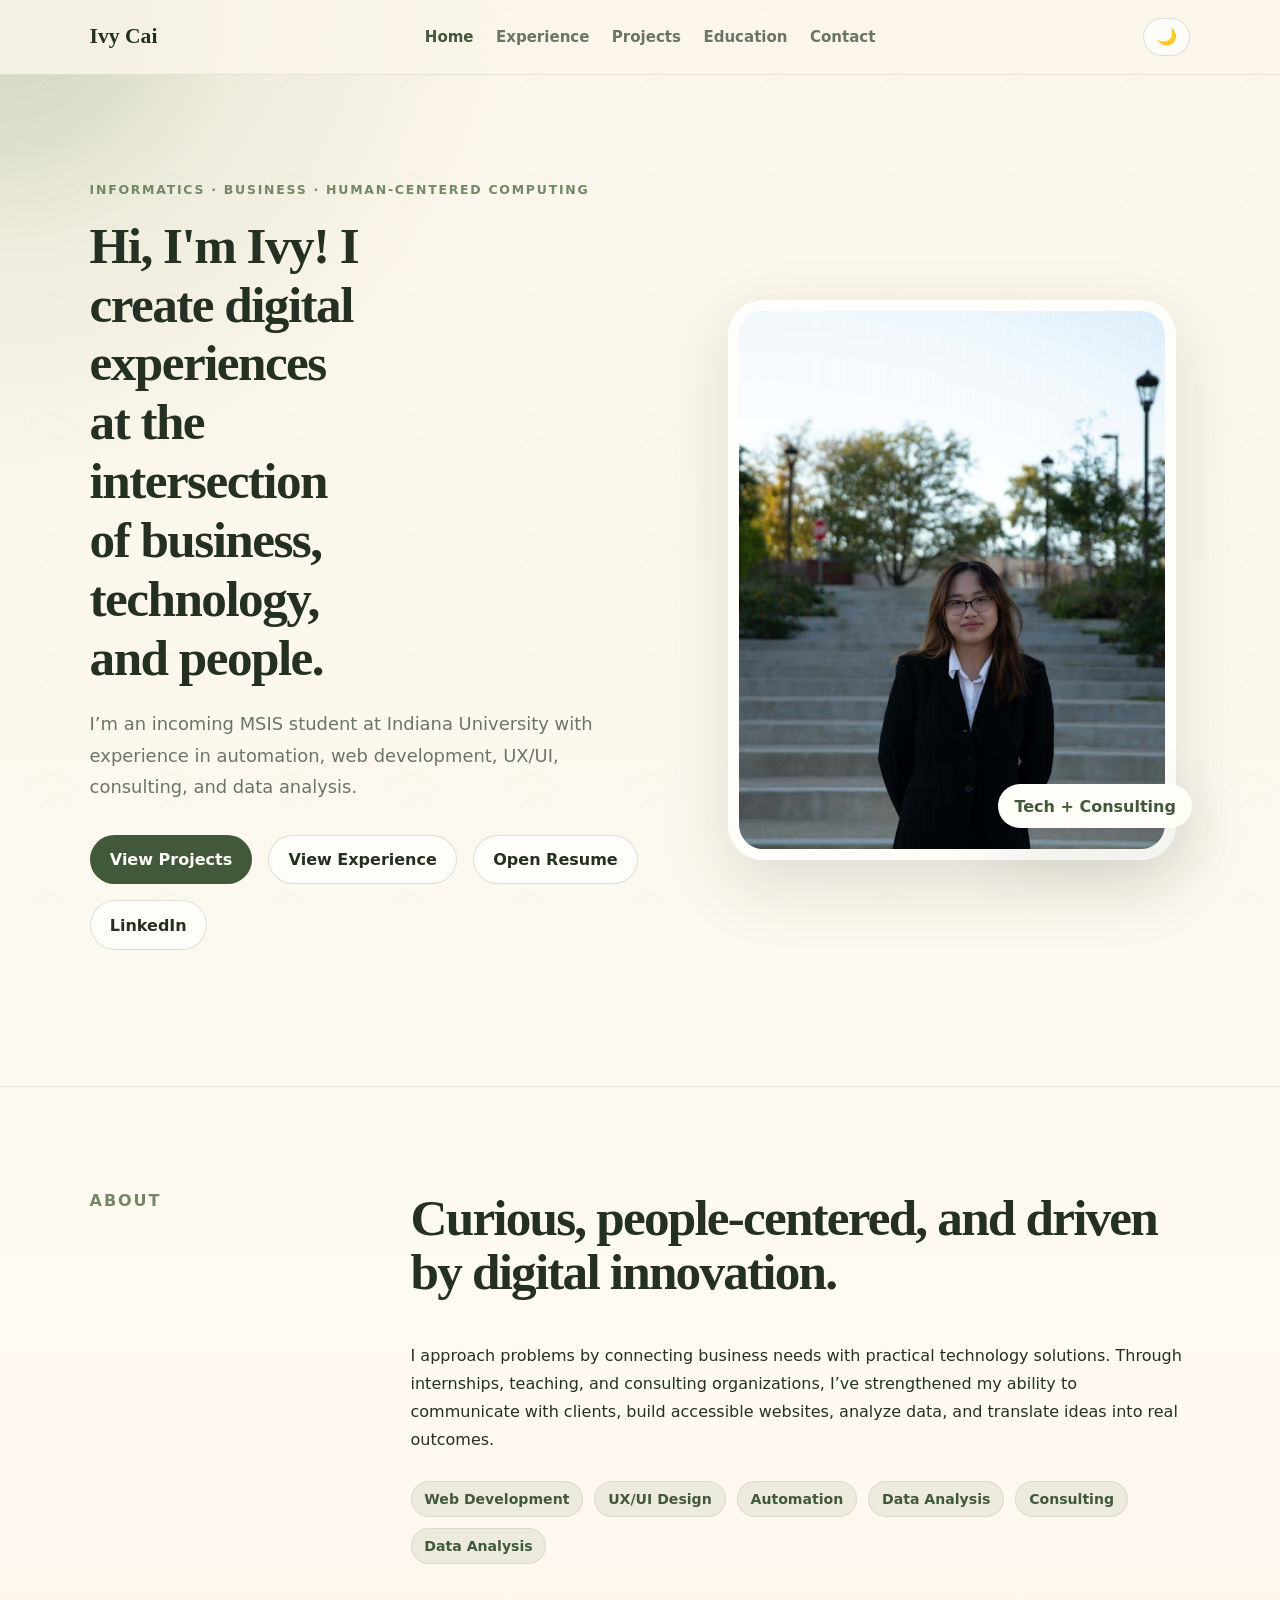
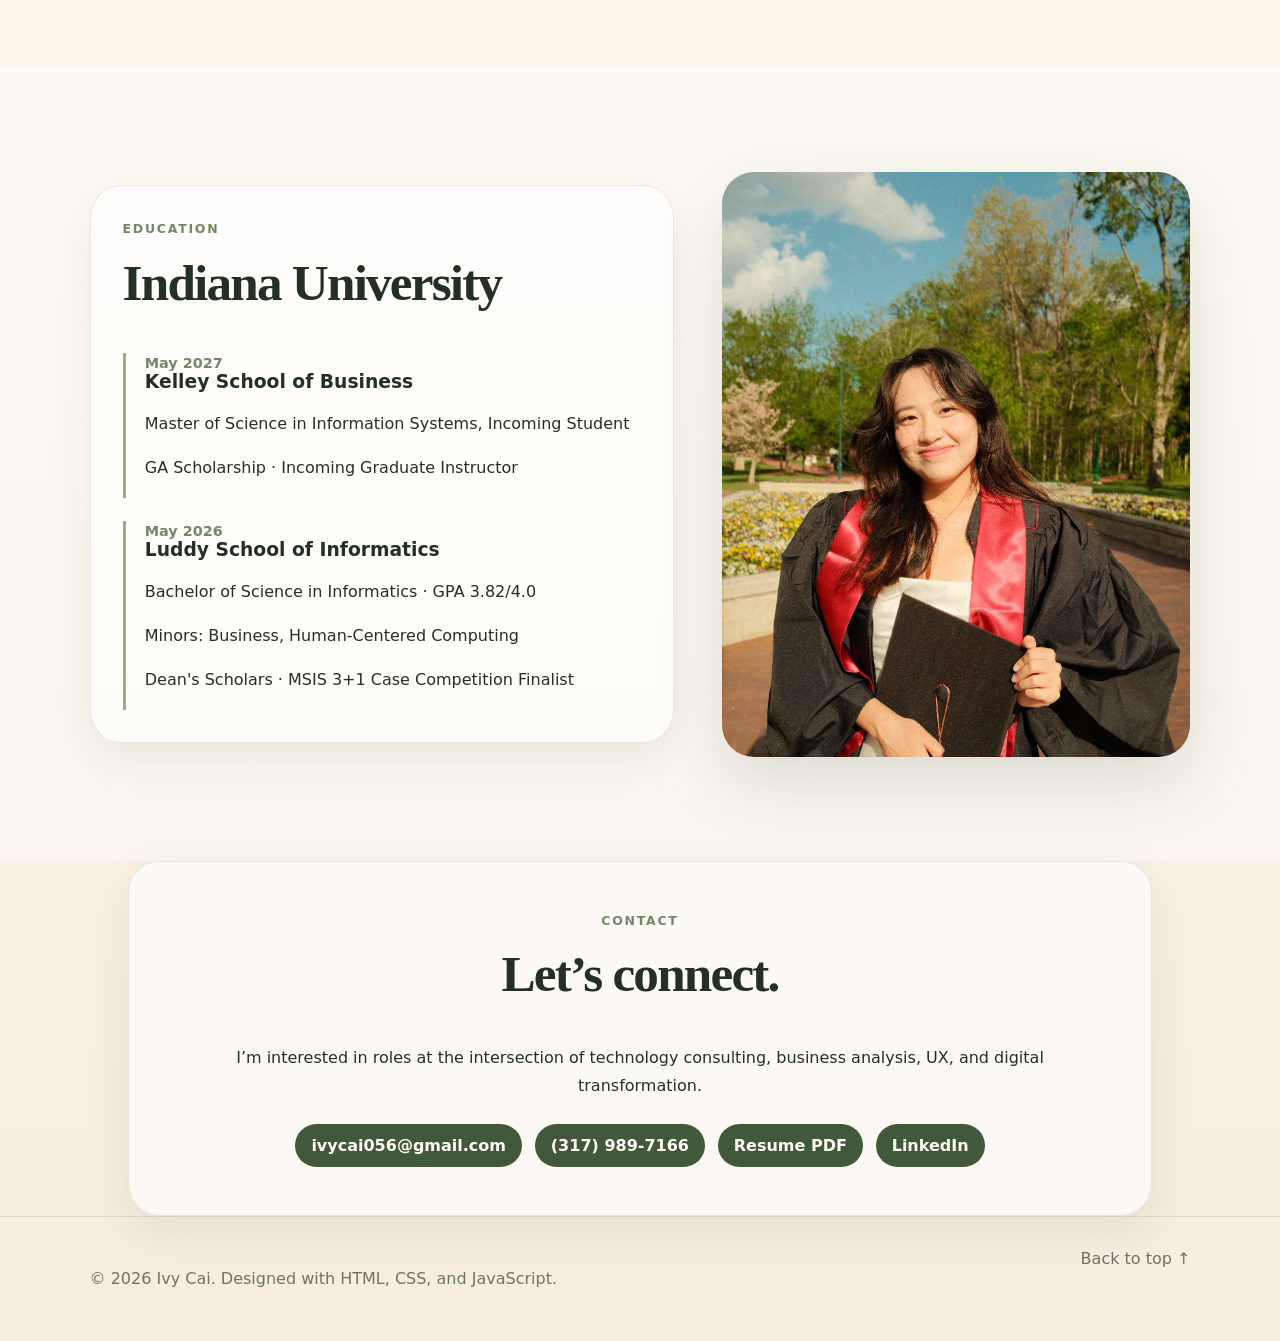
<file: index.html>
<!DOCTYPE html>
<html lang="en">

<head>
    <meta charset="UTF-8" />
    <meta name="viewport" content="width=device-width, initial-scale=1.0" />
    <title>Ivy Cai | Portfolio</title>
    <link rel="stylesheet" href="style.css" />
</head>

<body>
    <div class="cursor-glow"></div>
    <header class="site-header"><a class="logo" href="index.html">Ivy Cai</a><button class="nav-toggle"
            aria-label="Toggle navigation">☰</button>
        <nav class="nav-links"><a class="active" href="index.html">Home</a><a class=""
                href="experience.html">Experience</a><a class="" href="projects.html">Projects</a><a
                href="index.html#education">Education</a><a href="index.html#contact">Contact</a>
        </nav>
        <button class="theme-toggle" id="themeToggle" aria-label="Toggle dark mode">
            🌙
        </button>
    </header>
    <main id="top">
        <section class="hero section-padding">
            <div class="hero-copy reveal">
                <p class="eyebrow">Informatics · Business · Human-Centered Computing</p>
                <h1 class="hero-title">
                    Hi, I'm Ivy! I create digital experiences at the intersection of business, technology, and people.
                </h1>
                <p class="hero-text">I’m an incoming MSIS student at Indiana University with experience in automation,
                    web development, UX/UI, consulting, and data analysis.</p>
                <div class="hero-actions"><a class="btn primary" href="projects.html">View Projects</a><a
                        class="btn secondary" href="experience.html">View Experience</a><a class="btn secondary"
                        href="assets/Ivy_Cai_Resume.pdf" target="_blank" rel="noopener">Open Resume</a>
                    <a class="btn secondary" href="https://www.linkedin.com/in/ivycai/" target="_blank" rel="noopener">
                        LinkedIn
                    </a>
                </div>
            </div>
            </div>
            </div>
            <div class="hero-photo-wrap reveal"><img src="assets/ivy-headshot.jpg"
                    alt="Professional headshot of Ivy Cai" class="hero-photo" />
                <div class="photo-badge">Tech + Consulting</div>
            </div>
        </section>
        <section id="about" class="section-padding two-column">
            <div class="section-label reveal">About</div>
            <div class="section-content reveal">
                <h2>Curious, people-centered, and driven by digital innovation.</h2>
                <p>I approach problems by connecting business needs with practical technology solutions. Through
                    internships, teaching, and consulting organizations, I’ve strengthened my ability to communicate
                    with clients, build accessible websites, analyze data, and translate ideas into real outcomes.</p>
                <div class="tag-grid"><span>Web Development</span><span>UX/UI
                        Design</span><span>Automation</span><span>Data
                        Analysis</span><span>Consulting</span><span>Data Analysis</span></div>
            </div>
        </section>
        <section id="education" class="section-padding education-section">
            <div class="education-card reveal">
                <p class="eyebrow">Education</p>
                <h2>Indiana University</h2>
                <div class="timeline">
                    <article><span class="date">May 2027</span>
                        <h3>Kelley School of Business</h3>
                        <p>Master of Science in Information Systems, Incoming Student</p>
                        <p>GA Scholarship · Incoming Graduate Instructor</p>
                    </article>
                    <article><span class="date">May 2026</span>
                        <h3>Luddy School of Informatics</h3>
                        <p>Bachelor of Science in Informatics · GPA 3.82/4.0</p>
                        <p>Minors: Business, Human-Centered Computing</p>
                        <p>Dean's Scholars · MSIS 3+1 Case Competition Finalist</p>
                    </article>
                </div>
            </div>
            <div class="education-image reveal"><img src="assets/ivy-graduation.jpg"
                    alt="Ivy Cai in graduation attire holding a cap" /></div>

        </section>
        <section id="contact" class="section-padding contact-section reveal">
            <p class="eyebrow">Contact</p>
            <h2>Let’s connect.</h2>
            <p>I’m interested in roles at the intersection of technology consulting, business analysis, UX, and digital
                transformation.</p>
            <div class="contact-links">
                <a href="https://mail.google.com/mail/?view=cm&fs=1&to=ivycai056@gmail.com" target="_blank"
                    rel="noopener">
                    ivycai056@gmail.com
                </a><a href="tel:+13179897166">(317)
                    989-7166</a><a href="assets/Ivy_Cai_Resume.pdf" target="_blank" rel="noopener">Resume PDF</a>
                <a href="https://www.linkedin.com/in/ivycai/" target="_blank" rel="noopener">LinkedIn</a>
            </div>
            </div>
        </section>
    </main>
    <footer>
        <p>© <span id="year"></span> Ivy Cai. Designed with HTML, CSS, and JavaScript.</p><a href="#top">Back to top
            ↑</a>
    </footer>
    <script src="script.js"></script>
</body>

</html>
</file>
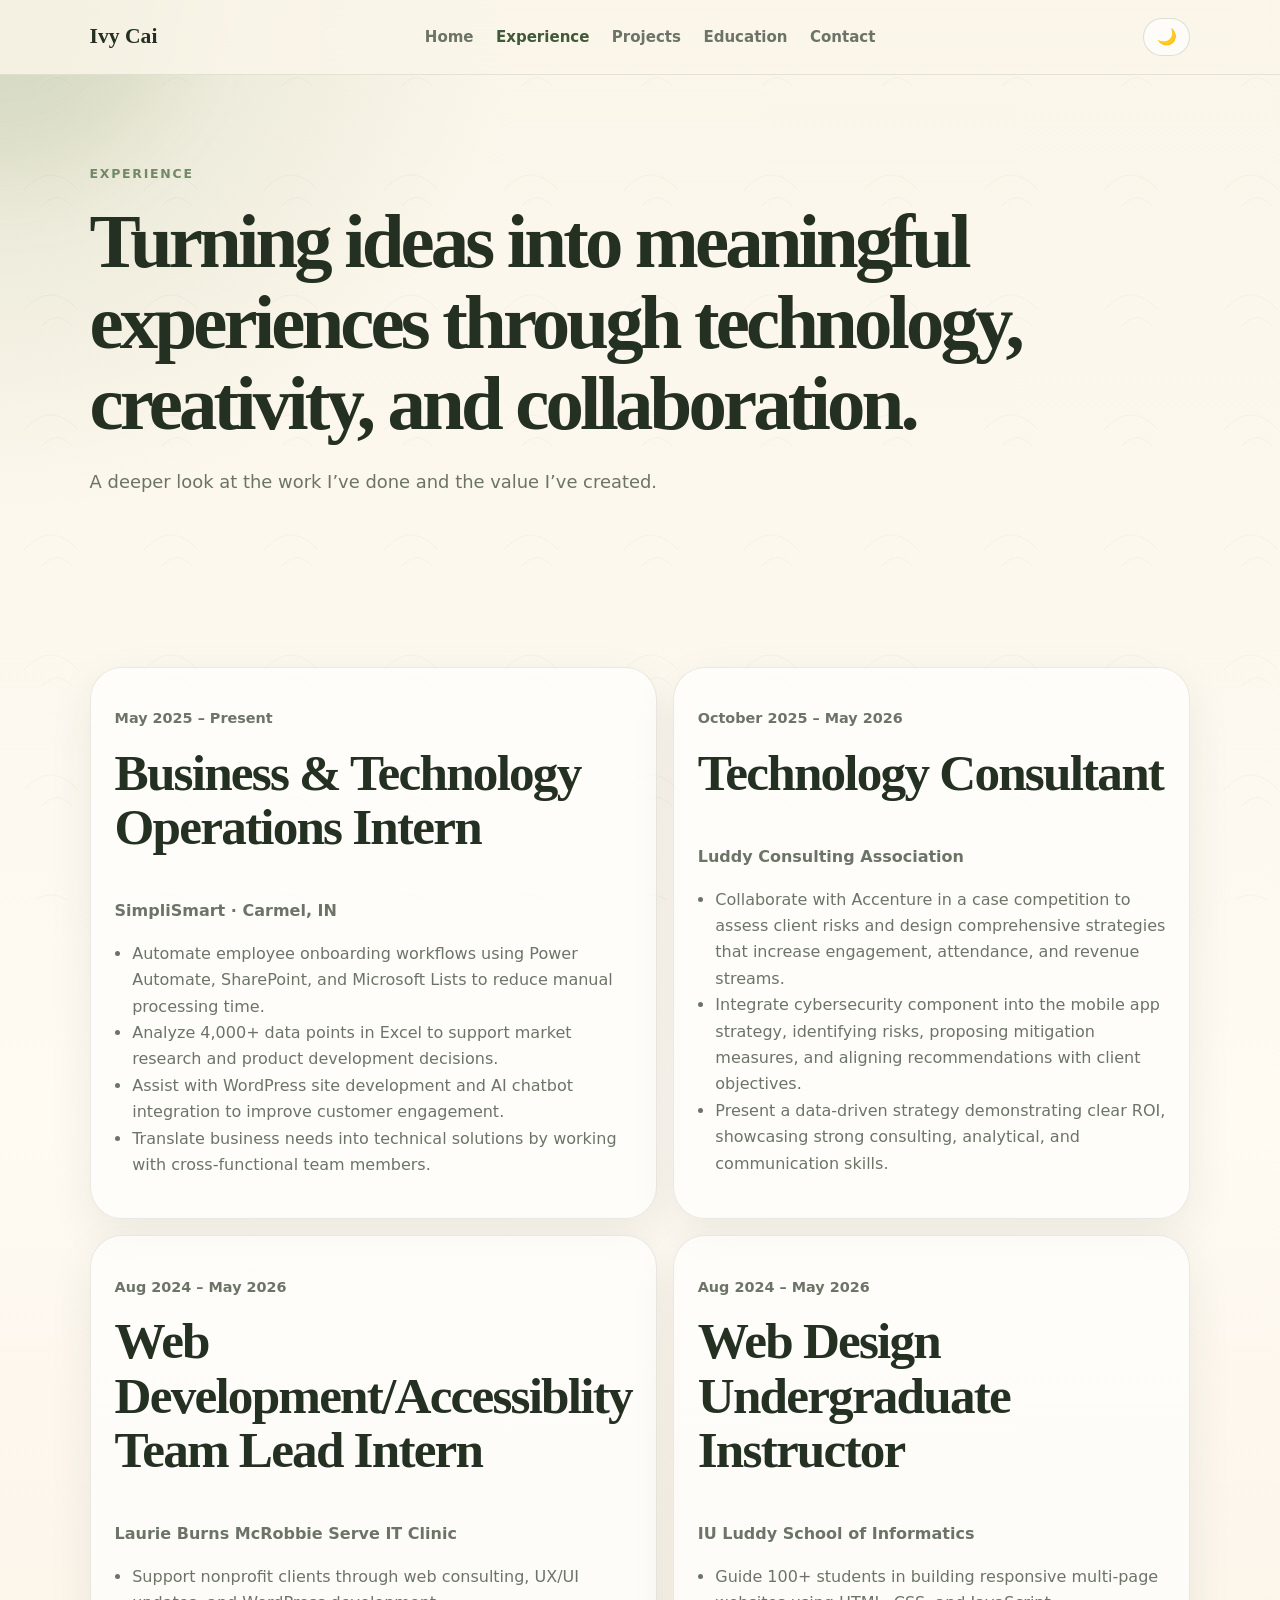
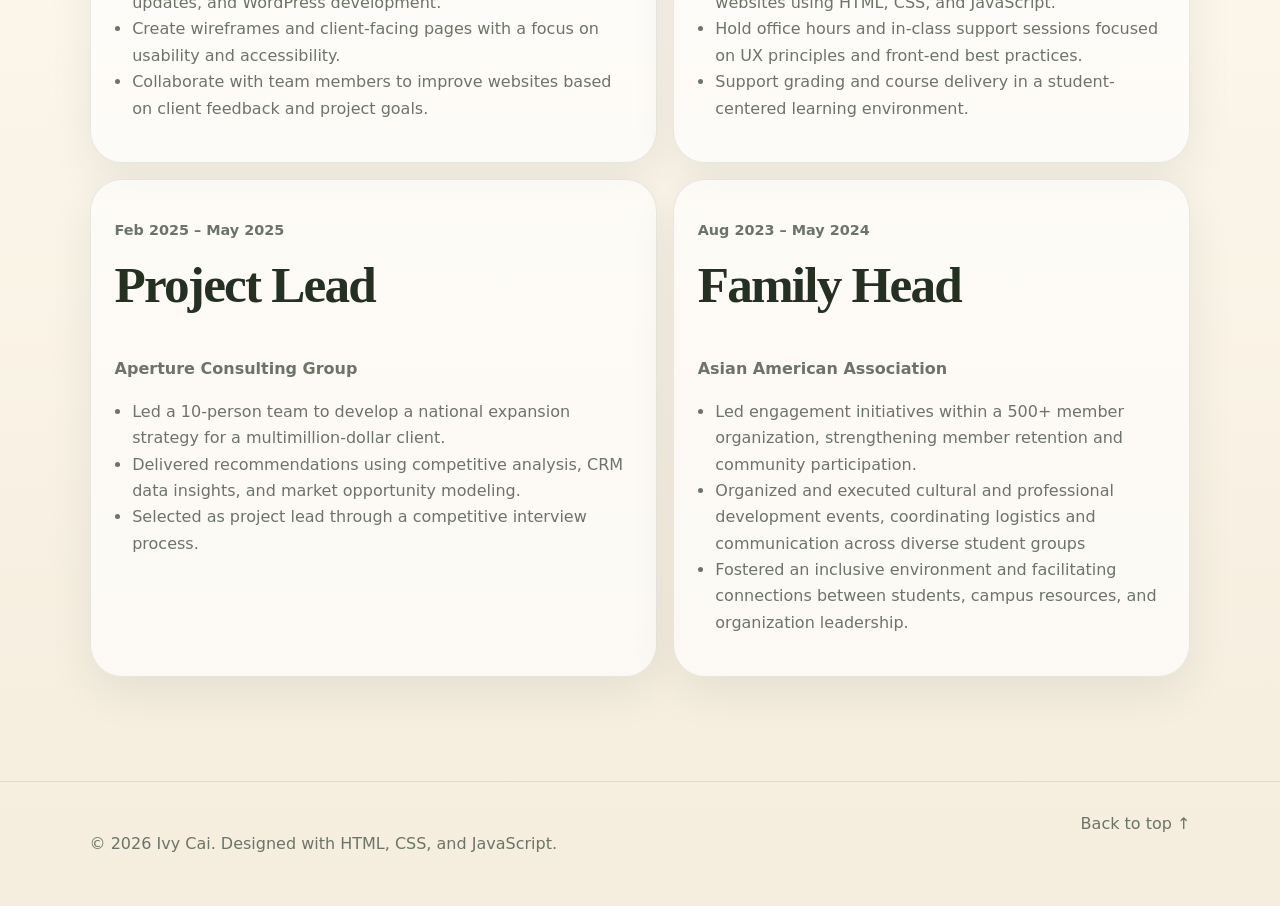
<file: experience.html>
<!DOCTYPE html>
<html lang="en">

<head>
    <meta charset="UTF-8" />
    <meta name="viewport" content="width=device-width, initial-scale=1.0" />
    <title>Ivy Cai | Experience</title>
    <link rel="stylesheet" href="style.css" />
</head>

<body>
    <div class="cursor-glow"></div>
    <header class="site-header"><a class="logo" href="index.html">Ivy Cai</a><button class="nav-toggle"
            aria-label="Toggle navigation">☰</button>
        <nav class="nav-links"><a class="" href="index.html">Home</a><a class="active"
                href="experience.html">Experience</a><a class="" href="projects.html">Projects</a><a
                href="index.html#education">Education</a><a href="index.html#contact">Contact</a></nav>
        <button class="theme-toggle" id="themeToggle" aria-label="Toggle dark mode">
            🌙
        </button>
    </header>
    <main id="top">
        <section class="page-hero">
            <p class="eyebrow reveal">Experience</p>
            <h1 class="reveal experience-title">Turning ideas into meaningful experiences through technology,
                creativity, and
                collaboration.
            </h1>
            <p class="hero-text reveal">A deeper look at the work I’ve done and the value I’ve created.</p>
        </section>
        <section class="section-padding detail-grid">
            <article class="card detail-card reveal">
                <p class="date">May 2025 – Present</p>
                <h2>Business & Technology Operations Intern</h2>
                <p class="company">SimpliSmart · Carmel, IN</p>
                <ul>
                    <li>Automate employee onboarding workflows using Power Automate, SharePoint, and Microsoft Lists to
                        reduce manual processing time.</li>
                    <li>Analyze 4,000+ data points in Excel to support market research and product development
                        decisions.</li>
                    <li>Assist with WordPress site development and AI chatbot integration to improve customer
                        engagement.</li>
                    <li>Translate business needs into technical solutions by working with cross-functional team members.
                    </li>
                </ul>
            </article>
            <article class="card detail-card reveal">
                <p class="date">October 2025 – May 2026</p>
                <h2>Technology Consultant</h2>
                <p class="company">Luddy Consulting Association</p>
                <ul>
                    <li>Collaborate with Accenture in a case competition to assess client risks and design comprehensive
                        strategies that increase
                        engagement, attendance, and revenue streams.
                    </li>
                    <li>Integrate cybersecurity component into the mobile app strategy, identifying risks, proposing
                        mitigation measures, and
                        aligning recommendations with client objectives.</li>
                    <li>Present a data-driven strategy demonstrating clear ROI, showcasing strong consulting,
                        analytical, and communication skills.

                    </li>
                </ul>
            </article>
            <article class="card detail-card reveal">
                <p class="date">Aug 2024 – May 2026</p>
                <h2>Web Development/Accessiblity Team Lead Intern</h2>
                <p class="company">Laurie Burns McRobbie Serve IT Clinic</p>
                <ul>
                    <li>Support nonprofit clients through web consulting, UX/UI updates, and WordPress development.</li>
                    <li>Create wireframes and client-facing pages with a focus on usability and accessibility.</li>
                    <li>Collaborate with team members to improve websites based on client feedback and project goals.
                    </li>
                </ul>
            </article>
            <article class="card detail-card reveal">
                <p class="date">Aug 2024 – May 2026</p>
                <h2>Web Design Undergraduate Instructor</h2>
                <p class="company">IU Luddy School of Informatics</p>
                <ul>
                    <li>Guide 100+ students in building responsive multi-page websites using HTML, CSS, and JavaScript.
                    </li>
                    <li>Hold office hours and in-class support sessions focused on UX principles and front-end best
                        practices.</li>
                    <li>Support grading and course delivery in a student-centered learning environment.</li>
                </ul>
            </article>
            <article class="card detail-card reveal">
                <p class="date">Feb 2025 – May 2025</p>
                <h2>Project Lead</h2>
                <p class="company">Aperture Consulting Group</p>
                <ul>
                    <li>Led a 10-person team to develop a national expansion strategy for a multimillion-dollar client.
                    </li>
                    <li>Delivered recommendations using competitive analysis, CRM data insights, and market opportunity
                        modeling.</li>
                    <li>Selected as project lead through a competitive interview process.</li>
                </ul>
            </article>
            <article class="card detail-card reveal">
                <p class="date">Aug 2023 – May 2024</p>
                <h2>Family Head</h2>
                <p class="company">Asian American Association</p>
                <ul>
                    <li>Led engagement initiatives within a 500+ member organization, strengthening member retention and
                        community participation.
                    </li>
                    <li>Organized and executed cultural and professional development events, coordinating logistics and
                        communication across diverse student groups</li>
                    <li>Fostered an inclusive environment and facilitating connections between students, campus
                        resources, and organization leadership.</li>
                </ul>
            </article>
        </section>
    </main>
    <footer>
        <p>© <span id="year"></span> Ivy Cai. Designed with HTML, CSS, and JavaScript.</p><a href="#top">Back to top
            ↑</a>
    </footer>
    <script src="script.js"></script>
</body>

</html>
</file>
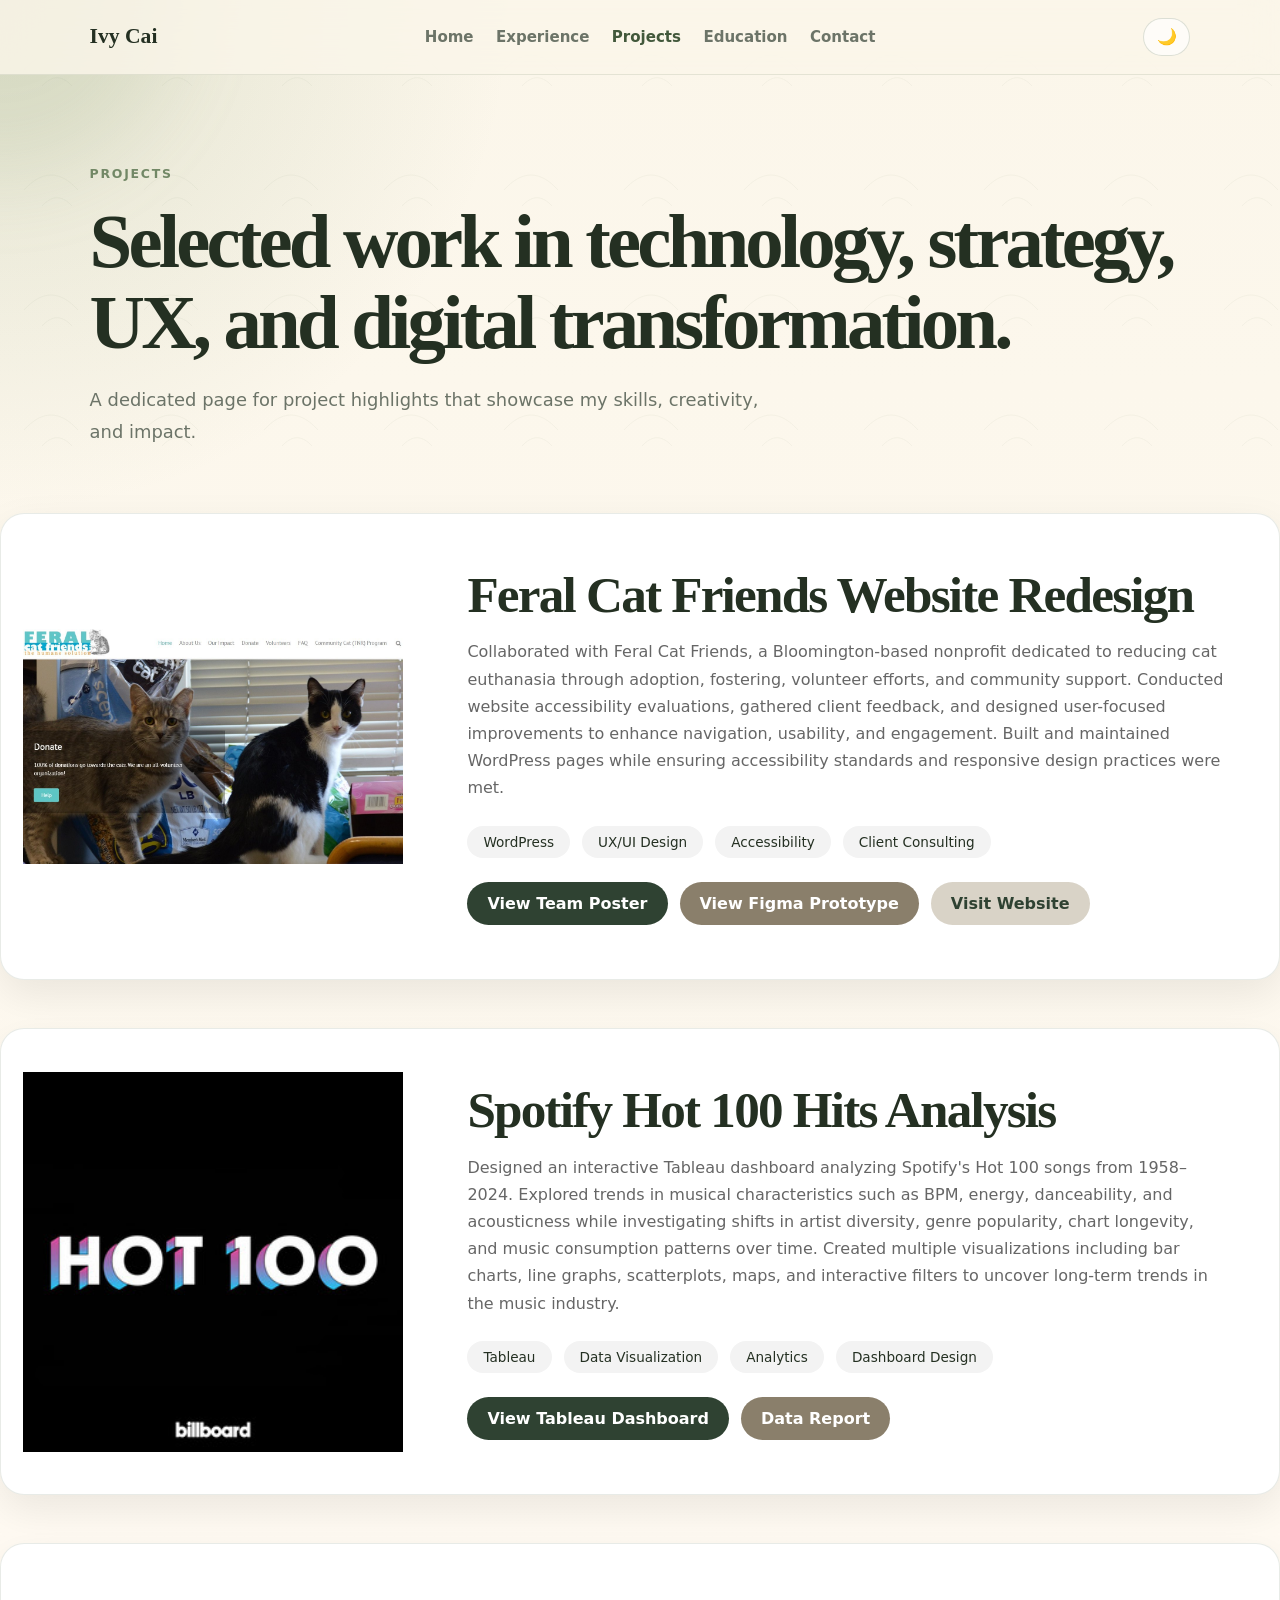
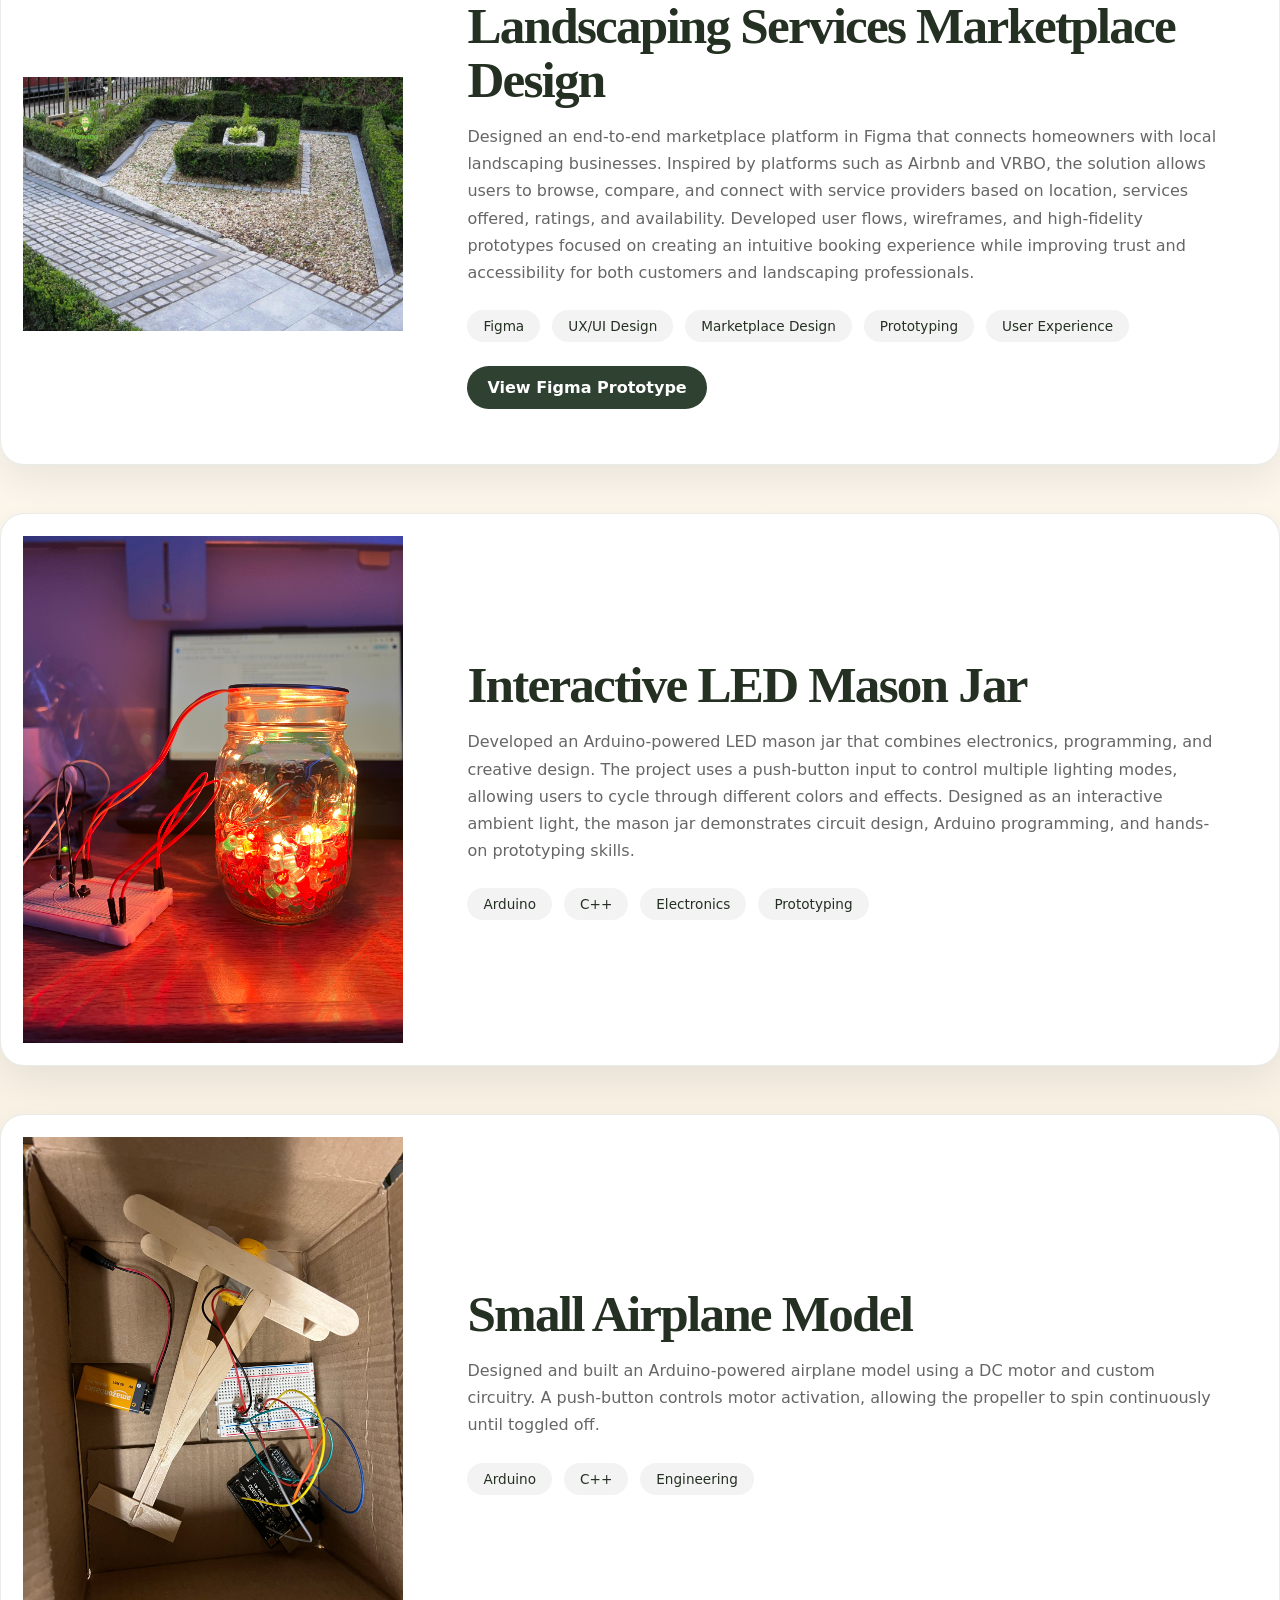
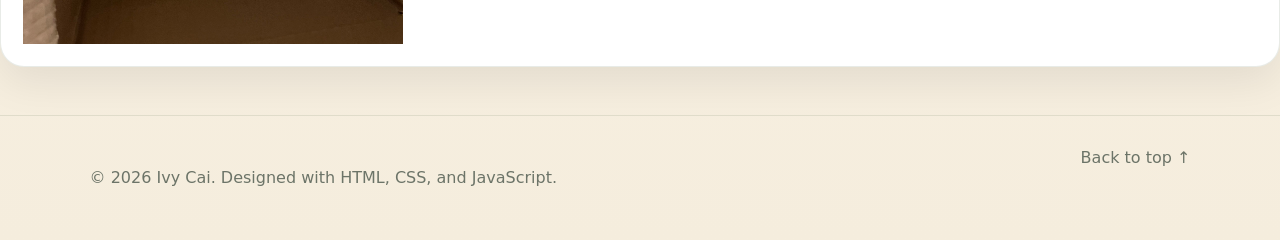
<file: projects.html>
<!DOCTYPE html>
<html lang="en">

<head>
    <meta charset="UTF-8" />
    <meta name="viewport" content="width=device-width, initial-scale=1.0" />
    <title>Ivy Cai | Projects</title>
    <link rel="stylesheet" href="style.css" />
</head>

<body>
    <div class="cursor-glow"></div>
    <header class="site-header"><a class="logo" href="index.html">Ivy Cai</a><button class="nav-toggle"
            aria-label="Toggle navigation">☰</button>
        <nav class="nav-links"><a class="" href="index.html">Home</a><a class="" href="experience.html">Experience</a><a
                class="active" href="projects.html">Projects</a><a href="index.html#education">Education</a><a
                href="index.html#contact">Contact</a></nav>
        <button class="theme-toggle" id="themeToggle" aria-label="Toggle dark mode">
            🌙
        </button>
    </header>
    <main id="top">
        <section class="page-hero">
            <p class="eyebrow reveal">Projects</p>
            <h1 class="reveal">Selected work in technology, strategy, UX, and digital transformation.</h1>
            <p class="hero-text reveal">
                A dedicated page for project highlights that showcase my skills, creativity, and impact.
            </p>
        </section>
        <article class="project-card reveal">
            <div class="project-image">
                <img src="assets/fcf.jpg" alt="Feral Cat Friends Website Project">
            </div>

            <div class="project-content">
                <h2>Feral Cat Friends Website Redesign</h2>

                <p>
                    Collaborated with Feral Cat Friends, a Bloomington-based nonprofit
                    dedicated to reducing cat euthanasia through adoption, fostering,
                    volunteer efforts, and community support. Conducted website
                    accessibility evaluations, gathered client feedback, and designed
                    user-focused improvements to enhance navigation, usability, and
                    engagement. Built and maintained WordPress pages while ensuring
                    accessibility standards and responsive design practices were met.
                </p>

                <div class="project-tags">
                    <span>WordPress</span>
                    <span>UX/UI Design</span>
                    <span>Accessibility</span>
                    <span>Client Consulting</span>
                </div>

                <div class="project-links">
                    <a href="assets/FCF Team Poster.pdf" target="_blank" class="project-btn">
                        View Team Poster
                    </a>

                    <a href="https://www.figma.com/board/zTuoJpS5AwHQSbFXeT3aUN/Competitor-Analysis-FCF-Spring25?node-id=0-1&t=NkYyorr58KHOOGS1-1"
                        target="_blank" class="project-btn">
                        View Figma Prototype
                    </a>

                    <a href="https://feralcatfriend.org/" target="_blank" class="project-btn">
                        Visit Website
                    </a>
                </div>
            </div>
        </article>
        <article class="project-card reveal">
            <div class="project-image">
                <img src="assets/spotify.jpg" alt="Spotify Hot 100 Tableau Dashboard">
            </div>

            <div class="project-content">
                <h2>Spotify Hot 100 Hits Analysis</h2>

                <p>
                    Designed an interactive Tableau dashboard analyzing Spotify's
                    Hot 100 songs from 1958–2024. Explored trends in musical
                    characteristics such as BPM, energy, danceability, and
                    acousticness while investigating shifts in artist diversity,
                    genre popularity, chart longevity, and music consumption
                    patterns over time. Created multiple visualizations including
                    bar charts, line graphs, scatterplots, maps, and interactive
                    filters to uncover long-term trends in the music industry.
                </p>

                <div class="project-tags">
                    <span>Tableau</span>
                    <span>Data Visualization</span>
                    <span>Analytics</span>
                    <span>Dashboard Design</span>
                </div>

                <div class="project-links">

                    <a href="https://public.tableau.com/views/Project_17655194434310/Dashboard1_1?:language=en-US&:sid=&:redirect=auth&:display_count=n&:origin=viz_share_link"
                        target="_blank" class="project-btn">
                        View Tableau Dashboard
                    </a>

                    <a href="assets/Project Report .pdf" target="_blank" class="project-btn">
                        Data Report
                    </a>
                </div>
            </div>
        </article>
        <article class="project-card reveal">
            <div class="project-image">
                <img src="assets/landscape.jpg" alt="Landscaping Services Marketplace Design">
            </div>

            <div class="project-content">
                <h2>Landscaping Services Marketplace Design</h2>

                <p>
                    Designed an end-to-end marketplace platform in Figma that connects
                    homeowners with local landscaping businesses. Inspired by platforms
                    such as Airbnb and VRBO, the solution allows users to browse,
                    compare, and connect with service providers based on location,
                    services offered, ratings, and availability. Developed user flows,
                    wireframes, and high-fidelity prototypes focused on creating an
                    intuitive booking experience while improving trust and accessibility
                    for both customers and landscaping professionals.
                </p>

                <div class="project-tags">
                    <span>Figma</span>
                    <span>UX/UI Design</span>
                    <span>Marketplace Design</span>
                    <span>Prototyping</span>
                    <span>User Experience</span>
                </div>

                <div class="project-links">
                    <a href="https://www.figma.com/design/F3DN2A9F2mApexjodVAOAO/Landscaping-Design-Prototype?node-id=0-1&t=TukXet6oSxbB7VuX-1"
                        target="_blank" class="project-btn">
                        View Figma Prototype
                    </a>
                </div>
            </div>
        </article>
        <article class="project-card reveal">
            <div class="project-image">
                <img src="assets/led2.jpg" alt="Arduino LED Mason Jar Project">
            </div>

            <div class="project-content">
                <h2>Interactive LED Mason Jar</h2>

                <p>
                    Developed an Arduino-powered LED mason jar that combines
                    electronics, programming, and creative design. The project
                    uses a push-button input to control multiple lighting modes,
                    allowing users to cycle through different colors and effects.
                    Designed as an interactive ambient light, the mason jar
                    demonstrates circuit design, Arduino programming, and
                    hands-on prototyping skills.
                </p>

                <div class="project-tags">
                    <span>Arduino</span>
                    <span>C++</span>
                    <span>Electronics</span>
                    <span>Prototyping</span>
                </div>
            </div>
        </article>
        <article class="project-card reveal">
            <div class="project-image">
                <img src="assets/plane2.jpg" alt="Arduino Airplane Project">
            </div>

            <div class="project-content">
                <h2>Small Airplane Model</h2>

                <p>
                    Designed and built an Arduino-powered airplane model using
                    a DC motor and custom circuitry. A push-button controls
                    motor activation, allowing the propeller to spin continuously
                    until toggled off.
                </p>

                <div class="project-tags">
                    <span>Arduino</span>
                    <span>C++</span>
                    <span>Engineering</span>
                </div>
            </div>
        </article>
    </main>
    <footer>
        <p>© <span id="year"></span> Ivy Cai. Designed with HTML, CSS, and JavaScript.</p><a href="#top">Back to top
            ↑</a>
    </footer>
    <script src="script.js"></script>
</body>

</html>
</file>
<file: style.css>
:root {
    --cream: #fbf6ea;
    --sage: #728866;
    --moss: #42583b;
    --olive: #9cad83;
    --ink: #243022;
    --muted: #6c7468;
    --petal: #ead9c4;
    --white: #fffdf8;
    --shadow: 0 24px 70px rgba(36, 48, 34, .14)
}

* {
    box-sizing: border-box
}

html {
    scroll-behavior: smooth
}

body {
    margin: 0;
    font-family: Inter, system-ui, -apple-system, Segoe UI, sans-serif;
    color: var(--ink);
    background: radial-gradient(circle at top left, rgba(156, 173, 131, .28), transparent 32rem), linear-gradient(180deg, var(--cream), #fffaf2 45%, #f5eddd);
    overflow-x: hidden
}

body::before {
    content: "";
    position: fixed;
    inset: 0;
    pointer-events: none;
    opacity: .25;
    background-image: url("data:image/svg+xml,%3Csvg width='120' height='120' viewBox='0 0 120 120' xmlns='http://www.w3.org/2000/svg'%3E%3Cg fill='none' stroke='%23728866' stroke-opacity='.23' stroke-width='1'%3E%3Cpath d='M24 70c18-20 36-20 54 0M42 86c10-11 20-11 30 0'/%3E%3C/g%3E%3C/svg%3E")
}

img {
    max-width: 100%;
    display: block
}

a {
    color: inherit;
    text-decoration: none
}

.site-header {
    position: sticky;
    top: 0;
    z-index: 20;
    display: flex;
    align-items: center;
    justify-content: space-between;
    padding: 1.1rem 7vw;
    background: rgba(251, 246, 234, .82);
    backdrop-filter: blur(18px);
    border-bottom: 1px solid rgba(66, 88, 59, .12)
}

.logo {
    font-family: Georgia, serif;
    font-size: 1.35rem;
    font-weight: 800
}

.nav-links {
    display: flex;
    gap: 1.4rem;
    align-items: center
}

.nav-links a {
    font-size: .94rem;
    color: var(--muted);
    font-weight: 700
}

.nav-links a:hover,
.nav-links a.active {
    color: var(--moss)
}

.nav-toggle {
    display: none;
    border: 0;
    background: transparent;
    font-size: 1.7rem
}

.section-padding {
    padding: 6.5rem 7vw
}

.hero {
    min-height: 86vh;
    display: grid;
    grid-template-columns: 1.08fr .92fr;
    gap: 4rem;
    align-items: center
}

.eyebrow {
    margin: 0 0 1rem;
    color: var(--sage);
    font-size: .78rem;
    font-weight: 800;
    letter-spacing: .14em;
    text-transform: uppercase
}

h1,
h2,
h3 {
    margin-top: 0;
    line-height: 1.06
}

h1,
h2 {
    font-family: Georgia, serif
}

h1 {
    font-size: clamp(2.7rem, 6vw, 5.4rem);
    letter-spacing: -.05em;
    margin-bottom: 1.3rem
}

h2 {
    font-size: clamp(2rem, 4vw, 3.4rem);
    letter-spacing: -.035em
}

p {
    line-height: 1.75
}

.hero-text {
    max-width: 42rem;
    color: var(--muted);
    font-size: 1.12rem
}

.hero-actions {
    display: flex;
    flex-wrap: wrap;
    gap: 1rem;
    margin: 2rem 0
}

.btn {
    padding: .9rem 1.2rem;
    border-radius: 999px;
    font-weight: 800;
    border: 1px solid rgba(66, 88, 59, .18);
    transition: transform .2s ease, box-shadow .2s ease
}

.btn:hover {
    transform: translateY(-3px);
    box-shadow: var(--shadow)
}

.primary {
    background: var(--moss);
    color: var(--white)
}

.secondary {
    background: rgba(255, 255, 255, .65)
}

.hero-photo-wrap {
    position: relative;
    justify-self: center
}

.hero-photo {
    width: min(28rem, 82vw);
    aspect-ratio: 4/5;
    object-fit: cover;
    object-position: center 42%;
    border-radius: 2.2rem;
    box-shadow: var(--shadow);
    border: .7rem solid rgba(255, 255, 255, .7)
}

.photo-badge {
    position: absolute;
    right: -1rem;
    bottom: 2rem;
    background: var(--white);
    color: var(--moss);
    padding: .8rem 1rem;
    border-radius: 999px;
    font-weight: 800;
    box-shadow: var(--shadow)
}

.two-column {
    display: grid;
    grid-template-columns: .35fr 1fr;
    gap: 3rem;
    border-top: 1px solid rgba(66, 88, 59, .12)
}

.section-label {
    color: var(--sage);
    font-weight: 800;
    text-transform: uppercase;
    letter-spacing: .12em
}

.section-content {
    max-width: 58rem
}

.tag-grid {
    display: flex;
    flex-wrap: wrap;
    gap: .7rem;
    margin-top: 1.7rem
}

.tag-grid span,
.pill {
    background: rgba(114, 136, 102, .12);
    border: 1px solid rgba(66, 88, 59, .12);
    color: var(--moss);
    padding: .55rem .8rem;
    border-radius: 999px;
    font-size: .88rem;
    font-weight: 700
}

.education-section {
    display: grid;
    grid-template-columns: 1fr .8fr;
    gap: 3rem;
    align-items: center;
    background: rgba(255, 255, 255, .36)
}

.card,
.education-card,
.experience-card,
.project-card,
.contact-section {
    background: rgba(255, 255, 255, .64);
    border: 1px solid rgba(66, 88, 59, .12);
    border-radius: 2rem;
    box-shadow: 0 16px 45px rgba(36, 48, 34, .08)
}

.education-card {
    padding: 2rem
}

.education-image img {
    border-radius: 2rem;
    aspect-ratio: 4/5;
    object-fit: cover;
    object-position: center 30%;
    box-shadow: var(--shadow)
}

.timeline {
    display: grid;
    gap: 1.4rem
}

.timeline article {
    padding-left: 1.2rem;
    border-left: 3px solid var(--olive)
}

.date {
    color: var(--sage);
    font-weight: 800;
    font-size: .9rem
}

.section-heading {
    max-width: 48rem;
    margin-bottom: 2rem
}

.cards-grid {
    display: grid;
    grid-template-columns: repeat(3, 1fr);
    gap: 1rem
}

.experience-card {
    padding: 1.5rem
}

.company {
    color: var(--muted);
    font-weight: 700
}

ul {
    padding-left: 1.1rem;
    color: var(--muted);
    line-height: 1.65
}

.project-list {
    display: grid;
    gap: 1rem
}

.project-card {
    display: flex;
    justify-content: space-between;
    gap: 1.5rem;
    align-items: center;
    padding: 1.4rem
}

.project-card p {
    margin-bottom: 0;
    color: var(--muted)
}

.contact-section {
    text-align: center;
    max-width: 64rem;
    margin: 0 auto;
    padding: 3rem
}

.contact-links {
    display: flex;
    justify-content: center;
    flex-wrap: wrap;
    gap: .8rem;
    margin-top: 1.5rem
}

.contact-links a {
    padding: .75rem 1rem;
    border-radius: 999px;
    background: var(--moss);
    color: var(--white);
    font-weight: 800
}

.page-hero {
    padding: 5.5rem 7vw 3rem
}

.detail-grid {
    display: grid;
    grid-template-columns: repeat(2, 1fr);
    gap: 1rem
}

.detail-card {
    padding: 1.5rem
}

.detail-card p {
    color: var(--muted)
}

.project-detail {
    padding: 1.5rem;
    display: grid;
    grid-template-columns: 1fr auto;
    gap: 1rem;
    align-items: start
}

.project-detail p {
    color: var(--muted)
}



footer {
    padding: 2rem 7vw;
    display: flex;
    justify-content: space-between;
    gap: 1rem;
    color: var(--muted);
    border-top: 1px solid rgba(66, 88, 59, .12)
}

.cursor-glow {
    position: fixed;
    width: 22rem;
    height: 22rem;
    border-radius: 50%;
    background: rgba(156, 173, 131, .17);
    filter: blur(40px);
    pointer-events: none;
    z-index: -1;
    transform: translate(-50%, -50%)
}

.reveal {
    opacity: 0;
    transform: translateY(18px);
    transition: opacity .7s ease, transform .7s ease
}

.reveal.visible {
    opacity: 1;
    transform: translateY(0)
}

.project-card {
    display: grid;
    grid-template-columns: 380px 1fr;
    gap: 2rem;
    background: white;
    border-radius: 24px;
    overflow: hidden;
    box-shadow: 0 15px 40px rgba(0, 0, 0, .08);
    margin-bottom: 3rem;
}

.project-image img {
    width: 100%;
    height: 100%;
    object-fit: cover;
    display: block;
}

.project-content {
    padding: 2rem;
}

.project-content h2 {
    margin-bottom: 1rem;
}

.project-content p {
    line-height: 1.7;
    color: #666;
}

.project-tags {
    margin-top: 1.5rem;
    display: flex;
    gap: .75rem;
    flex-wrap: wrap;
}

.project-tags span {
    background: #f3f3f3;
    padding: .5rem 1rem;
    border-radius: 999px;
    font-size: .85rem;
}

.project-links {
    margin-top: 1.5rem;
    display: flex;
    gap: 12px;
    flex-wrap: wrap;
}

.project-btn {
    display: inline-flex;
    align-items: center;
    justify-content: center;
    padding: 12px 20px;
    border-radius: 999px;
    text-decoration: none;
    font-weight: 600;
    transition: all .3s ease;
    background: #2f4232;
    color: white;
}

.project-btn:hover {
    transform: translateY(-2px);
    background: #445d48;
}

.project-btn:nth-child(2) {
    background: #8a7f6b;
}

.project-btn:nth-child(2):hover {
    background: #9d917d;
}

.project-btn:nth-child(3) {
    background: #d9d3c7;
    color: #2f4232;
}

.project-btn:nth-child(3):hover {
    background: #cfc7b7;
}

.hero-title {
    font-family: Georgia, serif;
    font-size: clamp(2.2rem, 4vw, 3.8rem);
    line-height: 1.15;
    letter-spacing: -0.03em;
    max-width: 11ch;
}

.theme-toggle {
    border: 1px solid rgba(66, 88, 59, .18);
    background: rgba(255, 255, 255, .65);
    color: var(--moss);
    border-radius: 999px;
    padding: .55rem .8rem;
    font-size: 1rem;
    cursor: pointer;
    transition: transform .2s ease, background .2s ease;
}

.theme-toggle:hover {
    transform: translateY(-2px);
}

body.dark-mode {
    --cream: #151812;
    --sage: #a9c79a;
    --moss: #d8ead1;
    --olive: #9cad83;
    --ink: #f4f0e8;
    --muted: #c7c2b8;
    --petal: #2b3328;
    --white: #1f241c;

    background: radial-gradient(circle at top left, rgba(156, 173, 131, .18), transparent 32rem),
        linear-gradient(180deg, #11140f, #181c14 45%, #20251c);
}

body.dark-mode .site-header {
    background: rgba(21, 24, 18, .86);
    border-bottom: 1px solid rgba(255, 255, 255, .12);
}

body.dark-mode .card,
body.dark-mode .education-card,
body.dark-mode .experience-card,
body.dark-mode .project-card,
body.dark-mode .contact-section {
    background: rgba(31, 36, 28, .9);
    border-color: rgba(255, 255, 255, .12);
}

body.dark-mode .secondary,
body.dark-mode .theme-toggle {
    background: rgba(255, 255, 255, .08);
    color: var(--ink);
}

body.dark-mode .project-content p,
body.dark-mode .detail-card p,
body.dark-mode ul,
body.dark-mode .hero-text,
body.dark-mode .company,
body.dark-mode footer {
    color: var(--muted);
}

body.dark-mode .project-tags span,
body.dark-mode .tag-grid span,
body.dark-mode .pill {
    background: rgba(255, 255, 255, .08);
    color: var(--ink);
    border-color: rgba(255, 255, 255, .12);
}

body.dark-mode .nav-links {
    background: rgba(21, 24, 18, .98);
}

/* OVERALL RESPONSIVE LAYOUT */

/* Large desktop */
main {
    max-width: 1440px;
    margin: 0 auto;
}

/* Laptop */
@media (max-width: 1200px) {
    .hero {
        grid-template-columns: 1fr .85fr;
        gap: 3rem;
    }

    .project-card {
        grid-template-columns: 320px 1fr;
    }

    h1 {
        font-size: clamp(2.8rem, 5vw, 4.6rem);
    }
}

/* Tablet */
@media (max-width: 900px) {

    .hero,
    .education-section,
    .two-column,
    .detail-grid,
    .cards-grid,
    .project-card {
        grid-template-columns: 1fr;
    }

    .nav-toggle {
        display: block;
        cursor: pointer;
    }

    .nav-links {
        position: absolute;
        top: 100%;
        left: 0;
        right: 0;
        display: none;
        flex-direction: column;
        align-items: flex-start;
        padding: 1rem 7vw;
        background: rgba(251, 246, 234, .98);
    }

    .nav-links.open {
        display: flex;
    }

    .hero {
        min-height: auto;
        padding-top: 4rem;
    }

    .hero-photo-wrap {
        justify-self: center;
    }

    .project-image img {
        height: 300px;
        object-fit: cover;
    }

    .hero-actions,
    .project-links,
    .contact-links {
        flex-wrap: wrap;
    }

    footer {
        flex-direction: column;
        align-items: flex-start;
    }
}

/* Phone */
@media (max-width: 560px) {
    .section-padding {
        padding: 4rem 5vw;
    }

    .page-hero {
        padding: 4rem 5vw 2rem;
    }

    .site-header {
        padding: 1rem 5vw;
    }

    h1 {
        font-size: 2.35rem;
    }

    h2 {
        font-size: 1.8rem;
    }

    .hero-text {
        font-size: 1rem;
    }

    .hero-actions,
    .project-links,
    .contact-links {
        flex-direction: column;
        width: 100%;
    }

    .btn,
    .project-btn,
    .contact-links a {
        width: 100%;
        justify-content: center;
        text-align: center;
    }

    .hero-photo {
        width: 100%;
        border-radius: 1.5rem;
    }

    .photo-badge {
        right: .5rem;
        bottom: 1rem;
        font-size: .8rem;
    }

    .project-card {
        margin-bottom: 2rem;
        border-radius: 1.4rem;
    }

    .project-image img {
        height: 240px;
    }

    .project-content,
    .education-card,
    .contact-section,
    .detail-card {
        padding: 1.5rem;
    }

    .project-tags span,
    .tag-grid span {
        font-size: .78rem;
    }
}
</file>
